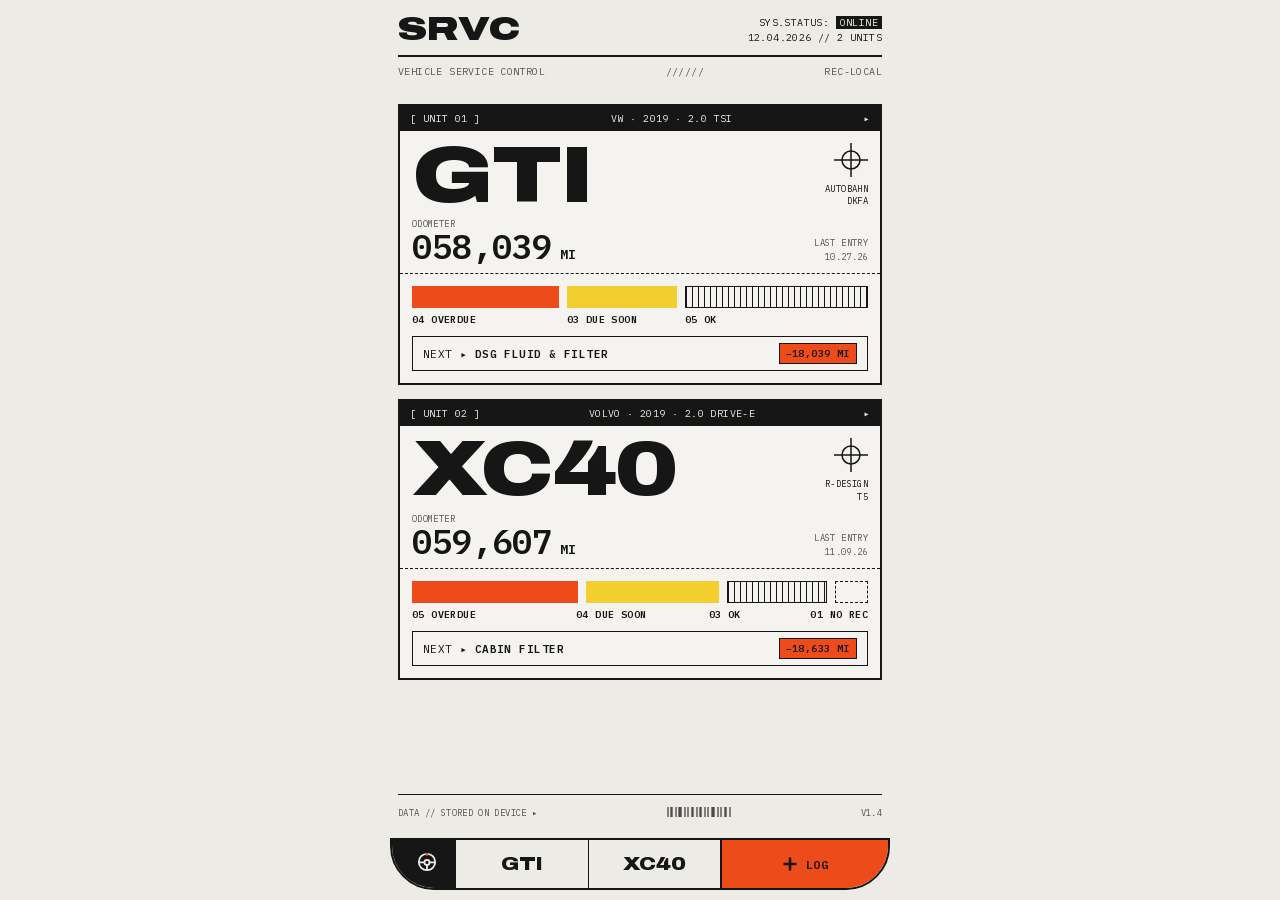
<file: index.html>
<!doctype html>
<html lang="en">
<head>
<meta charset="utf-8">
<meta name="viewport" content="width=device-width, initial-scale=1, viewport-fit=cover">
<title>SRVC</title>
<meta name="description" content="Service tracker for the GTI and XC40">
<meta name="theme-color" content="#ECEBE6">
<meta name="apple-mobile-web-app-capable" content="yes">
<meta name="mobile-web-app-capable" content="yes">
<meta name="apple-mobile-web-app-status-bar-style" content="default">
<meta name="apple-mobile-web-app-title" content="SRVC">
<link rel="manifest" href="manifest.webmanifest">
<link rel="apple-touch-icon" href="icons/apple-touch-icon.png">
<link rel="icon" type="image/png" href="icons/icon-192.png">
<link rel="preload" href="fonts/archivo.woff2" as="font" type="font/woff2" crossorigin>
<link rel="stylesheet" href="styles.css">
</head>
<body>
<main id="app"></main>
<noscript>SRVC needs JavaScript.</noscript>
<script src="seed.js"></script>
<script src="app.js"></script>
</body>
</html>
</file>
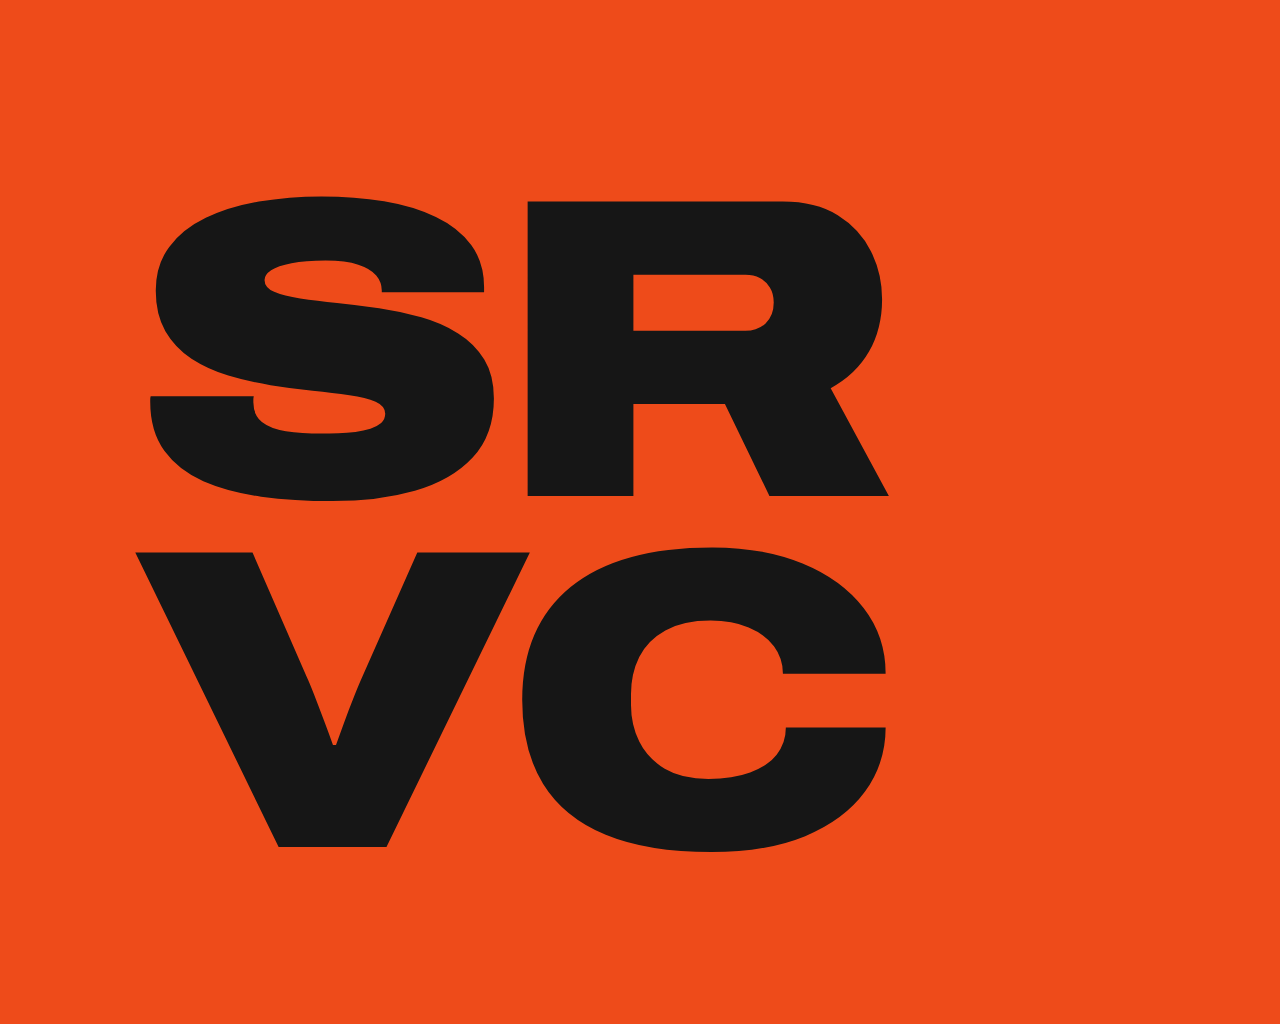
<file: icons/icon-source.html>
<!doctype html><html><head><meta charset="utf-8"><link rel="stylesheet" href="../styles.css">
<style>html,body{margin:0;background:#EE4B1A}#i{width:1024px;height:1024px;background:#EE4B1A;display:flex;align-items:center;justify-content:center}
#i div{font-family:Archivo;font-stretch:125%;font-weight:900;letter-spacing:-.03em;font-size:428px;line-height:.82;color:#161616;padding-top:34px}</style></head>
<body><div id="i"><div>SR<br>VC</div></div></body></html>
</file>
<file: styles.css>
@font-face{font-family:Archivo;font-style:normal;font-weight:100 900;font-stretch:62% 125%;font-display:swap;src:url(fonts/archivo.woff2) format('woff2')}
@font-face{font-family:'IBM Plex Mono';font-weight:400;font-display:swap;src:url(fonts/plexmono-400.woff2) format('woff2')}
@font-face{font-family:'IBM Plex Mono';font-weight:500;font-display:swap;src:url(fonts/plexmono-500.woff2) format('woff2')}
@font-face{font-family:'IBM Plex Mono';font-weight:600;font-display:swap;src:url(fonts/plexmono-600.woff2) format('woff2')}

:root{
  --paper:#ECEBE6;--card:#F4F3EF;--ink:#161616;--mute:#55554F;--hatch:#DEDDD7;
  --ovr:#EE4B1A;--due:#F2CE2E;
  --mono:'IBM Plex Mono',ui-monospace,Menlo,monospace;
  --sans:Archivo,-apple-system,system-ui,sans-serif;
}
*{box-sizing:border-box}
html{-webkit-text-size-adjust:100%;background:var(--paper)}
body{margin:0;background:var(--paper);color:var(--ink);font-family:var(--sans);-webkit-tap-highlight-color:transparent;overscroll-behavior-y:none}
a{color:inherit;text-decoration:none}
button,input,select,textarea{font:inherit;color:inherit}
button{cursor:pointer}
:focus-visible{outline:3px solid var(--ovr);outline-offset:2px}

#app{max-width:520px;margin:0 auto;min-height:100vh;min-height:100dvh;
  padding:calc(env(safe-area-inset-top) + 14px) 18px calc(env(safe-area-inset-bottom) + 18px);
  display:flex;flex-direction:column;gap:14px}

.m{font-family:var(--mono);text-transform:uppercase;letter-spacing:.04em}
.x{font-family:var(--sans);font-stretch:125%;font-weight:900;letter-spacing:-.02em}
.mute{color:var(--mute)}
.s8{font-size:9px}.s10{font-size:10px}.s11{font-size:11px}.s12{font-size:12px}
.b{font-weight:600}
.row{display:flex;justify-content:space-between;align-items:center;gap:8px}
.grow{flex:1;min-width:0}
.rule{border-top:1px solid var(--ink)}

/* header */
.top{display:flex;justify-content:space-between;align-items:flex-end;border-bottom:2px solid var(--ink);padding-bottom:10px}
.brand{font-size:34px;line-height:.9}
.nav{display:flex;justify-content:space-between;align-items:center;font-size:11px;font-weight:600}
.nav a,.nav button{display:flex;align-items:center;min-height:44px;background:none;border:0;padding:0;font-weight:600}
.inv{background:var(--ink);color:var(--paper);padding:0 4px}

/* cards */
.box{border:2px solid var(--ink)}
.card{display:block;border:2px solid var(--ink);background:var(--card)}
.strip{display:flex;justify-content:space-between;background:var(--ink);color:var(--paper);font-size:10px;padding:6px 10px}
.reg{flex:none}
.hatch{background:repeating-linear-gradient(-45deg,var(--paper) 0 6px,var(--hatch) 6px 7px)}

/* status */
.bar3{display:grid;gap:3px;height:22px}
.bar3>div{min-width:0}
.c-ovr{background:var(--ovr)}
.c-due{background:var(--due)}
.c-ok{border:1.5px solid var(--ink);background:repeating-linear-gradient(90deg,var(--ink) 0 1px,transparent 1px 6px)}
.c-unk{border:1.5px dashed var(--ink)}
.chip{font-family:var(--mono);text-transform:uppercase;font-size:9.5px;font-weight:600;padding:3px 6px;border:1.5px solid var(--ink);min-width:38px;text-align:center;white-space:nowrap}
.chip.ovr{background:var(--ovr)}
.chip.due{background:var(--due)}
.chip.unk{border-style:dashed;color:var(--mute)}

/* buttons */
.btn{min-height:52px;border:2px solid var(--ink);background:transparent;font-family:var(--mono);text-transform:uppercase;letter-spacing:.04em;font-size:12px;font-weight:600;display:flex;align-items:center;justify-content:center;padding:0 14px;gap:8px}
.btn.solid{background:var(--ink);color:var(--paper);justify-content:space-between}
.btn.solid .arr{color:var(--ovr)}
.btn.orange{background:var(--ovr);border-color:var(--ink)}
.btn.sm{min-height:44px;font-size:10px;padding:0 12px}
.btn.danger{border-style:dashed}
.btns{display:grid;grid-template-columns:1fr 1.3fr;gap:8px}

/* list */
.items{border-top:2px solid var(--ink)}
.item{display:grid;grid-template-columns:26px minmax(0,1fr) auto;gap:8px;align-items:center;padding:10px 0;border-bottom:1px solid var(--ink)}
.item .nm{font-size:15px;font-weight:700;line-height:1.15}
.item .meta{font-size:9px;margin-top:3px}
.item .right{display:flex;flex-direction:column;align-items:flex-end;gap:4px}
.ruler{margin-top:6px;height:5px;width:100%;background-image:repeating-linear-gradient(90deg,var(--ink) 0 1px,transparent 1px 5px)}
.ruler>i{display:block;height:100%;background:var(--ink)}
.ruler.ovr>i{background:var(--ovr)}
.ruler.ok{opacity:.45}

.tabs{display:grid;grid-template-columns:repeat(4,minmax(0,1fr));border:1.5px solid var(--ink)}
.tabs button{font-family:var(--mono);text-transform:uppercase;font-size:10px;font-weight:600;min-height:44px;border:0;border-right:1.5px solid var(--ink);background:transparent;padding:0 2px}
.tabs button:last-child{border-right:0}
.tabs button[aria-pressed=true]{background:var(--ink);color:var(--paper)}

/* spec grid */
.spec{display:grid;grid-template-columns:repeat(2,minmax(0,1fr))}
.spec>div{padding:7px 12px;border-bottom:1px solid var(--ink);min-width:0}
.spec>div:nth-child(odd){border-right:1px solid var(--ink)}
.spec>div:nth-last-child(-n+2){border-bottom:0}
.spec .k{font-size:9px;color:var(--mute)}
.spec .v{font-size:11px;font-weight:600;overflow:hidden;text-overflow:ellipsis;white-space:nowrap}

/* forms */
.lab{display:flex;justify-content:space-between;font-family:var(--mono);text-transform:uppercase;letter-spacing:.04em;font-size:10px;font-weight:600;margin-bottom:6px}
.lab .mute{font-weight:400}
fieldset{border:0;padding:0;margin:0;min-width:0}
legend{padding:0;width:100%}
.in{width:100%;height:50px;border:2px solid var(--ink);background:var(--card);font-family:var(--mono);font-size:17px;font-weight:600;padding:0 12px;border-radius:0;-webkit-appearance:none;appearance:none}
input[type=date].in{display:flex;align-items:center}
textarea.in{height:auto;font-size:14px;font-weight:500;padding:10px 12px;resize:vertical;line-height:1.4}
select.in{background-image:linear-gradient(45deg,transparent 50%,var(--ink) 50%),linear-gradient(135deg,var(--ink) 50%,transparent 50%);background-position:calc(100% - 18px) 22px,calc(100% - 12px) 22px;background-size:6px 6px;background-repeat:no-repeat}
.opts{display:grid;grid-template-columns:repeat(3,minmax(0,1fr));gap:6px}
.opt{min-height:46px;border:1.5px solid var(--ink);background:transparent;font-family:var(--mono);text-transform:uppercase;font-size:10.5px;font-weight:600;padding:4px 6px;line-height:1.2}
.opt[aria-pressed=true]{background:var(--ovr);border-width:2px}
.seg{display:grid;grid-template-columns:repeat(2,minmax(0,1fr));border:2px solid var(--ink)}
.seg button{min-height:46px;border:0;background:transparent;font-family:var(--mono);text-transform:uppercase;font-size:12px;font-weight:600}
.seg button[aria-pressed=true]{background:var(--ink);color:var(--paper)}
.g2{display:grid;grid-template-columns:repeat(2,minmax(0,1fr));gap:8px}
.note{border:1.5px dashed var(--ink);padding:10px 12px;font-size:10px;line-height:1.6}

.foot{display:flex;justify-content:space-between;align-items:center;font-size:9px;color:var(--mute);border-top:1px solid var(--ink);padding-top:5px;margin-top:auto}
.foot a{min-height:24px;display:flex;align-items:center}
.empty{padding:16px 12px;font-size:10px;line-height:1.6}
.toast{position:fixed;left:50%;bottom:calc(env(safe-area-inset-bottom) + 20px);transform:translateX(-50%);background:var(--ink);color:var(--paper);font-family:var(--mono);text-transform:uppercase;font-size:11px;font-weight:600;padding:12px 16px;letter-spacing:.04em;z-index:10;max-width:90vw}
.sr{position:absolute;width:1px;height:1px;overflow:hidden;clip:rect(0 0 0 0)}

/* dock (v1.1) */
body.has-dock #app{padding-bottom:76px}
#dock{position:fixed;z-index:20;left:max(10px,calc(50% - 250px));right:max(10px,calc(50% - 250px));bottom:10px;height:52px;border-radius:0 0 var(--dock-r) var(--dock-r);overflow:hidden;
  display:grid;grid-template-columns:64px repeat(2,minmax(0,1fr)) 1.25fr;border:2px solid var(--ink);background:var(--paper);box-shadow:0 0 0 12px var(--paper)}
:root{--dock-r:44px}
body.has-dock::after{content:"";position:fixed;left:0;right:0;bottom:0;height:62px;background:var(--paper);z-index:17;pointer-events:none}
#dock>*{display:flex;align-items:center;justify-content:center;border:0;border-right:1.5px solid var(--ink);background:transparent;position:relative;min-width:0}
#dock>*:nth-last-child(2){border-right-width:2px}
#dock>*:last-child{border-right:0}
#dock [aria-current=page]{background:var(--ink);color:var(--paper)}
#dock .d-car{font-size:18px;letter-spacing:0;line-height:1}
#dock .d-log{background:var(--ovr);color:var(--ink);font-size:12px;font-weight:600;gap:8px}
#dock .d-log[aria-expanded=true]{background:var(--ink);color:var(--paper)}
.scrim{position:fixed;inset:0;z-index:18;background:rgba(22,22,22,.45)}
.sheet{position:fixed;z-index:19;left:max(10px,calc(50% - 250px));right:max(10px,calc(50% - 250px));bottom:70px;border:2px solid var(--ink);background:var(--paper)}
.sheet .strip{align-items:center;padding:0 0 0 10px}
.sheet .strip button{background:none;border:0;color:var(--paper);min-width:44px;min-height:36px;font-size:14px}
.sheet a{display:flex;justify-content:space-between;align-items:center;min-height:56px;padding:0 14px;font-size:12px;font-weight:600;border-bottom:1.5px solid var(--ink)}
.sheet a:last-child{border-bottom:0}
.sheet a.sheet-main{min-height:64px;background:var(--ink);color:var(--paper);font-size:13px}
.sheet a.sheet-main .arr{color:var(--ovr)}
#mini{position:fixed;z-index:15;top:0;left:0;right:0;pointer-events:none;transform:translateY(-110%);transition:transform .18s ease}
#mini.on{transform:none}
#mini .mini-in{max-width:520px;margin:0 auto;background:rgba(236,235,230,.96);padding:calc(env(safe-area-inset-top) + 8px) 18px 8px;border-bottom:2px solid var(--ink)}
#mini .strip{align-items:center}
@media (prefers-reduced-motion:reduce){#mini{transition:none}}
</file>
